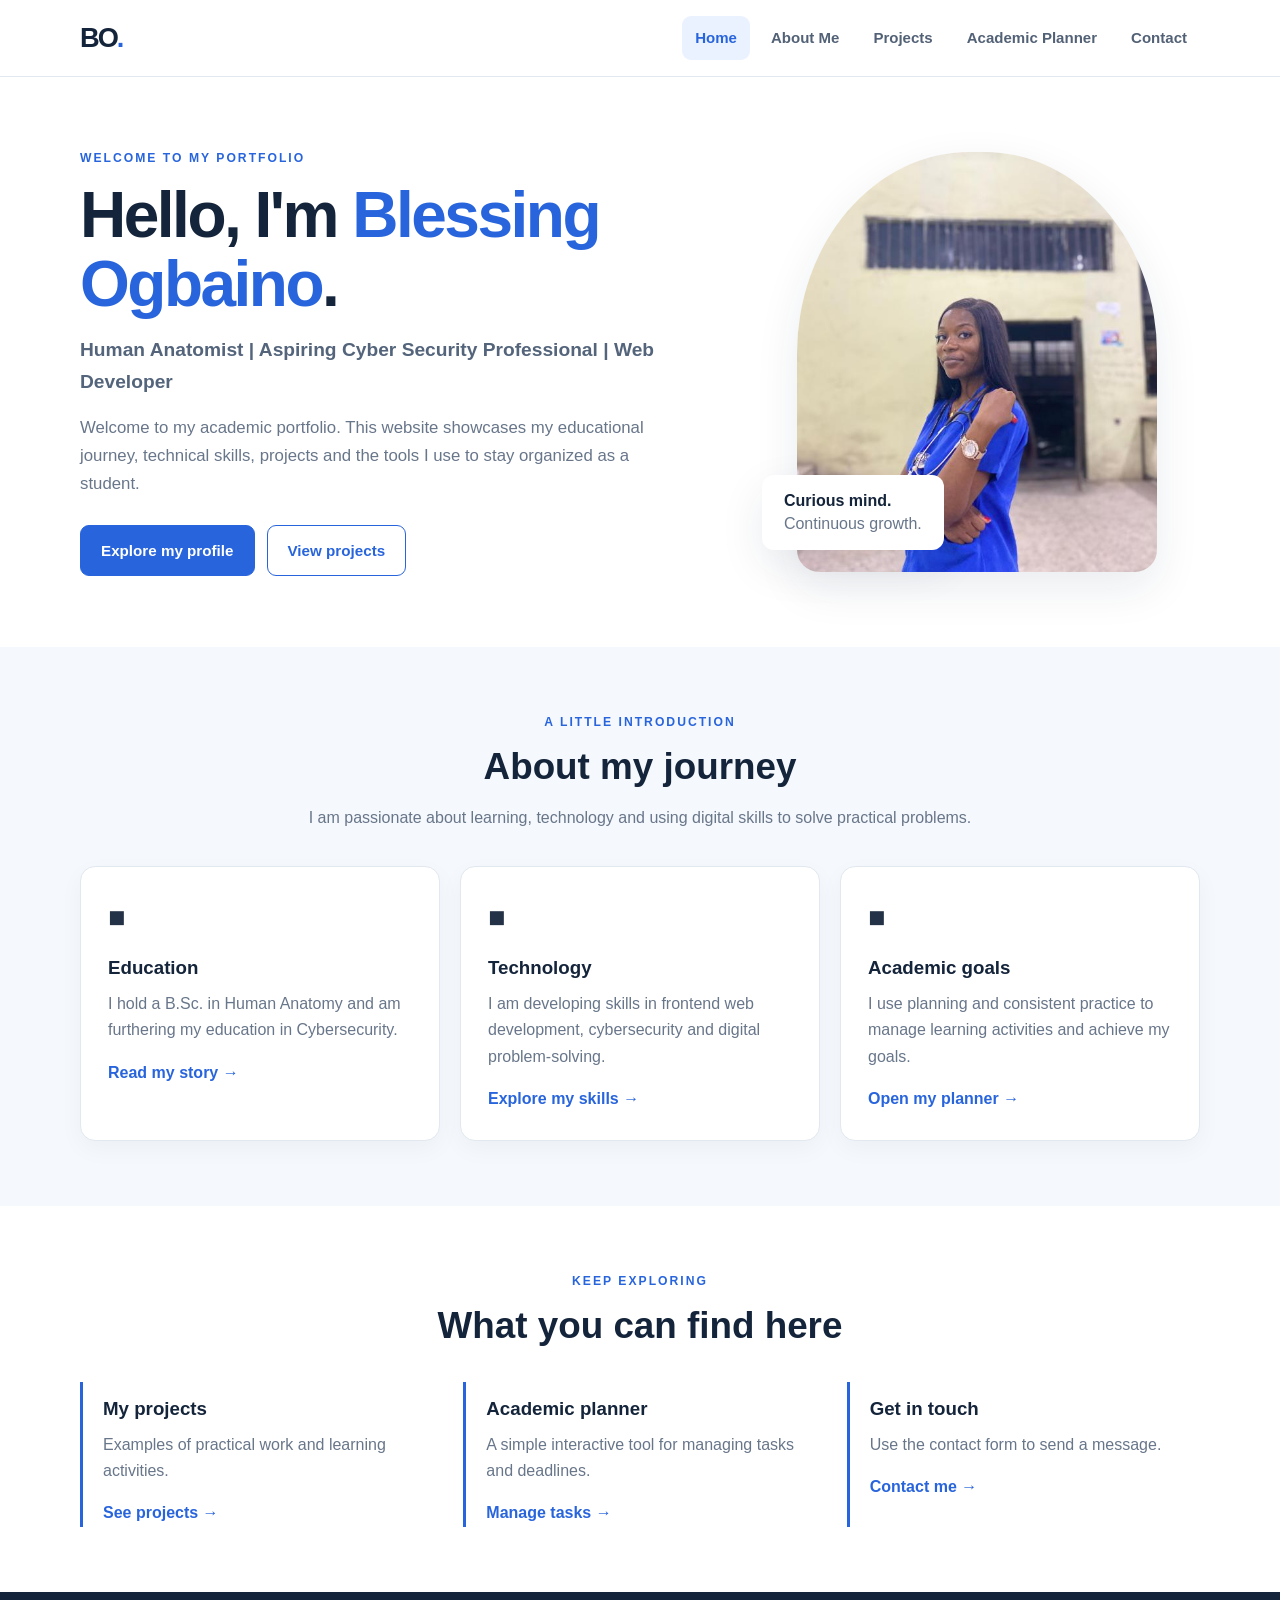
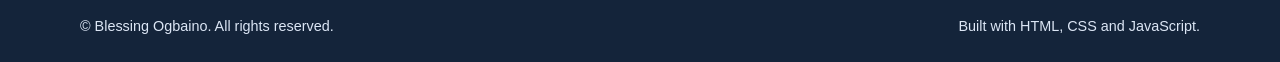
<file: CSC 106/index.html>
<!doctype html>
<html lang="en">
  <head>
    <meta charset="UTF-8" />
    <meta name="viewport" content="width=device-width, initial-scale=1.0" />
    <meta
      name="description"
      content="Student portfolio and academic management website"
    />
    <title>Home | Blessing Ogbaino</title>
    <link rel="stylesheet" href="style.css" />
    <script src="script.js" defer></script>
  </head>
  <body>
    <header class="site-header">
      <nav class="navbar container" aria-label="Main navigation">
        <a class="brand" href="index.html">BO<span>.</span></a>
        <button
          class="menu-toggle"
          aria-label="Toggle navigation"
          aria-expanded="false"
        >
          ■
        </button>
        <ul class="nav-links">
          <li><a class="active" href="index.html">Home</a></li>
          <li><a href="about.html">About Me</a></li>
          <li><a href="projects.html">Projects</a></li>
          <li><a href="planner.html">Academic Planner</a></li>
          <li><a href="contact.html">Contact</a></li>
        </ul>
      </nav>
    </header>
    <main>
      <section class="hero container">
        <div class="hero-copy">
          <p class="eyebrow">WELCOME TO MY PORTFOLIO</p>
          <h1>Hello, I'm <span>Blessing Ogbaino</span>.</h1>
          <h2>
            Human Anatomist | Aspiring Cyber Security Professional | Web
            Developer
          </h2>
          <p class="lead">
            Welcome to my academic portfolio. This website showcases my
            educational journey, technical skills, projects and the tools I use
            to stay organized as a student.
          </p>
          <div class="hero-actions">
            <a class="btn" href="about.html">Explore my profile</a>
            <a class="btn btn-outline" href="projects.html">View projects</a>
          </div>
        </div>
        <div class="hero-image-wrap">
          <img
            class="profile-photo"
            src="me.jpg"
            alt="Portrait photograph representing the student"
          />
          <div class="photo-caption">
            <strong>Curious mind.</strong><br />Continuous growth.
          </div>
        </div>
      </section>
      <section class="section soft-section">
        <div class="container">
          <div class="section-heading">
            <p class="eyebrow">A LITTLE INTRODUCTION</p>
            <h2>About my journey</h2>
            <p>
              I am passionate about learning, technology and using digital
              skills to solve practical problems.
            </p>
          </div>
          <div class="intro-grid">
            <article class="info-card">
              <span class="card-icon">■</span>
              <h3>Education</h3>
              <p>
                I hold a B.Sc. in Human Anatomy and am furthering my education
                in Cybersecurity.
              </p>
              <a class="text-link" href="about.html">Read my story →</a>
            </article>
            <article class="info-card">
              <span class="card-icon">■</span>
              <h3>Technology</h3>
              <p>
                I am developing skills in frontend web development,
                cybersecurity and digital problem-solving.
              </p>
              <a class="text-link" href="about.html#skills"
                >Explore my skills →</a
              >
            </article>
            <article class="info-card">
              <span class="card-icon">■</span>
              <h3>Academic goals</h3>
              <p>
                I use planning and consistent practice to manage learning
                activities and achieve my goals.
              </p>
              <a class="text-link" href="planner.html">Open my planner →</a>
            </article>
          </div>
        </div>
      </section>
      <section class="section container">
        <div class="section-heading">
          <p class="eyebrow">KEEP EXPLORING</p>
          <h2>What you can find here</h2>
        </div>
        <div class="feature-row">
          <div>
            <h3>My projects</h3>
            <p>Examples of practical work and learning activities.</p>
            <a class="text-link" href="projects.html">See projects →</a>
          </div>
          <div>
            <h3>Academic planner</h3>
            <p>A simple interactive tool for managing tasks and deadlines.</p>
            <a class="text-link" href="planner.html">Manage tasks →</a>
          </div>
          <div>
            <h3>Get in touch</h3>
            <p>Use the contact form to send a message.</p>
            <a class="text-link" href="contact.html">Contact me →</a>
          </div>
        </div>
      </section>
    </main>
    <footer class="site-footer">
      <div class="container footer-content">
        <p>
          © <span class="current-year"></span> Blessing Ogbaino. All rights
          reserved.
        </p>
        <p>Built with HTML, CSS and JavaScript.</p>
      </div>
    </footer>
  </body>
</html>
</file>
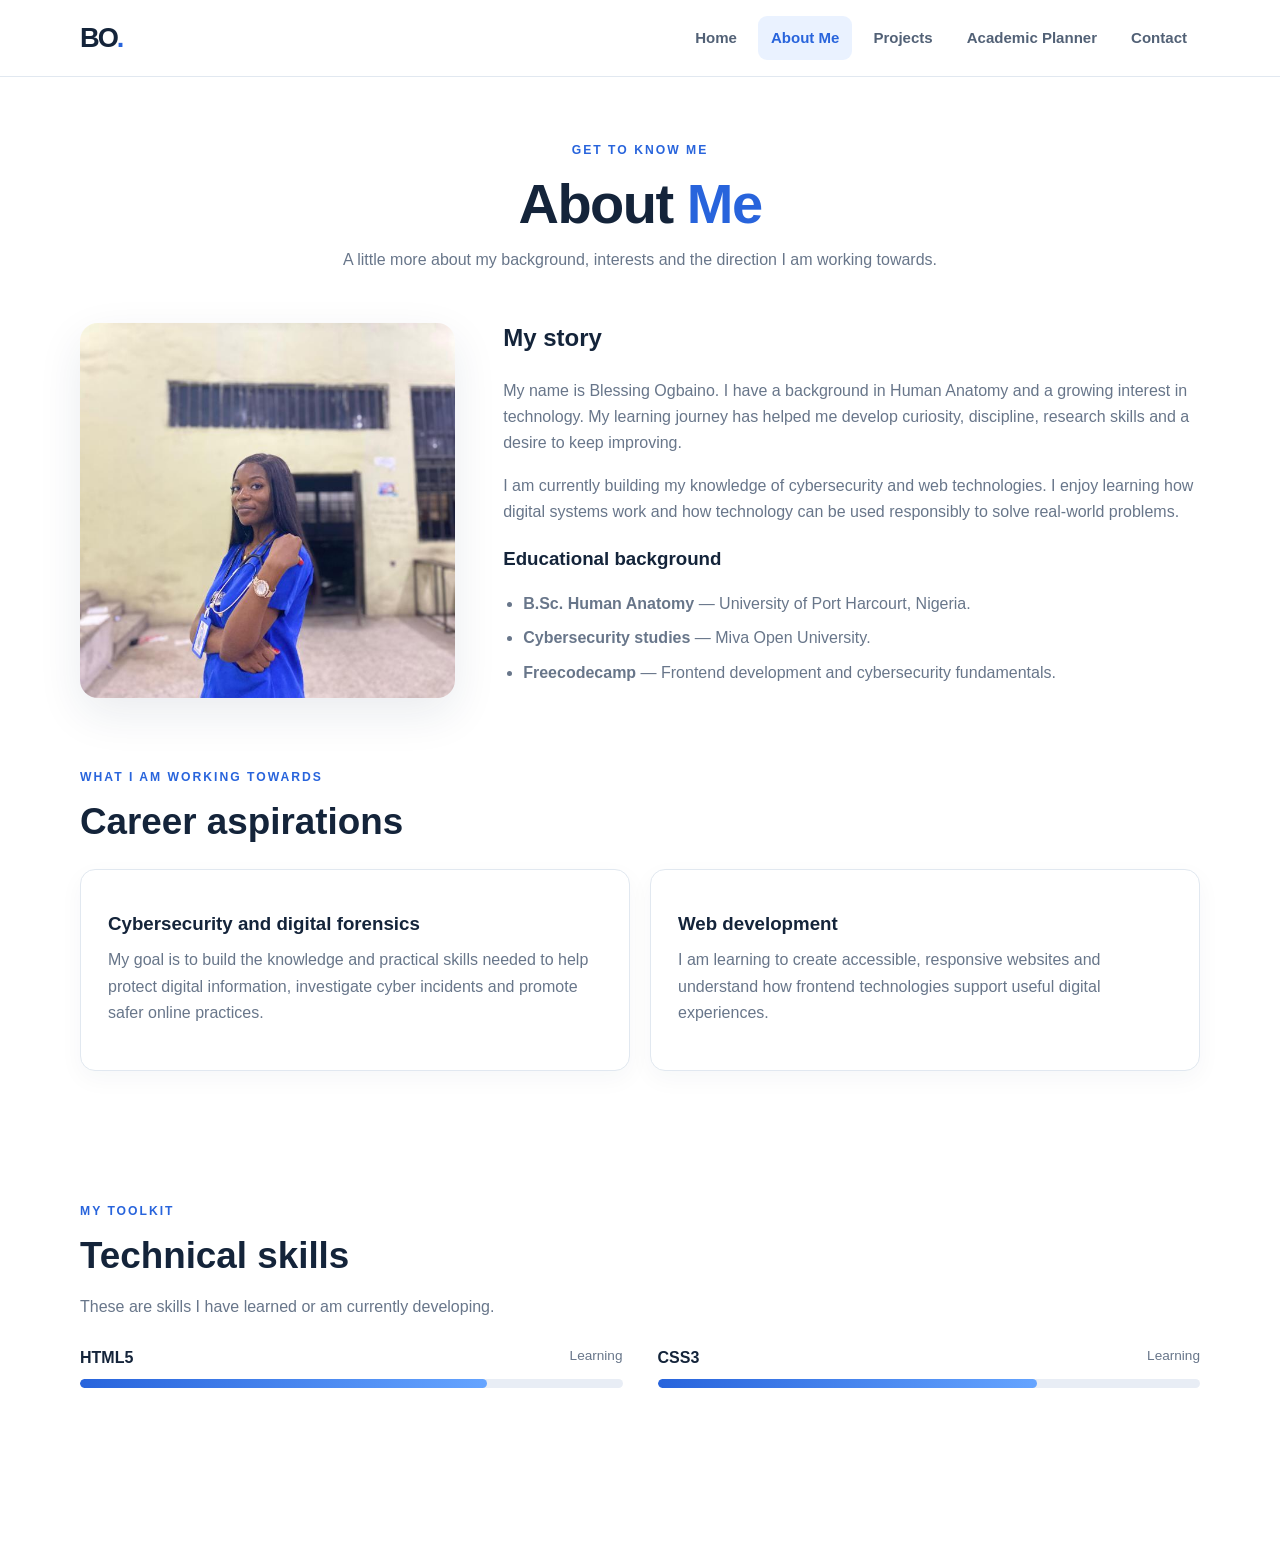
<file: CSC 106/about.html>
<!DOCTYPE html>
<html lang="en">
<head>
 <meta charset="UTF-8">
 <meta name="viewport" content="width=device-width, initial-scale=1.0">
 <title>About Me | Blessing Ogbaino</title>
 <link rel="stylesheet" href="style.css">
 <script src="script.js" defer></script>
</head>
<body>
 <header class="site-header">
 <nav class="navbar container" aria-label="Main navigation">
 <a class="brand" href="index.html">BO<span>.</span></a>
 <button class="menu-toggle" aria-label="Toggle navigation" aria-expanded="false">■</button>
 <ul class="nav-links">
 <li><a href="index.html">Home</a></li><li><a class="active" href="about.html">About Me</a></li>
 <li><a href="projects.html">Projects</a></li><li><a href="planner.html">Academic Planner</a></li><li><a
 href="contact.html">Contact</a></li>
 </ul>
 </nav>
 </header>
 <main class="container page-main">
 <section class="page-intro">
 <p class="eyebrow">GET TO KNOW ME</p>
 <h1>About <span>Me</span></h1>
 <p>A little more about my background, interests and the direction I am working towards.</p>
 </section>
 <section class="about-layout">
 <div class="about-photo">
 <img src="me.jpg" alt="Portrait photograph
 representing the student">
 </div>
 <div class="about-copy">
 <h2>My story</h2>
 <p>My name is Blessing Ogbaino. I have a background in Human Anatomy and a growing interest in technology. My learning journey has helped
 me develop curiosity, discipline, research skills and a desire to keep improving.</p>
 <p>I am currently building my knowledge of cybersecurity and web technologies. I enjoy learning how digital systems work and how
 technology can be used responsibly to solve real-world problems.</p>
 <h3>Educational background</h3>
 <ul class="clean-list">
 <li><strong>B.Sc. Human Anatomy</strong> — University of Port Harcourt, Nigeria.</li>
 <li><strong>Cybersecurity studies</strong> — Miva Open University.</li>
 <li><strong>Freecodecamp</strong> — Frontend development and cybersecurity fundamentals.</li>
 </ul>
 </div>
 </section>
 <section class="section" id="skills">
 <div class="section-heading left-heading"><p class="eyebrow">WHAT I AM WORKING TOWARDS</p><h2>Career aspirations</h2></div>
 <div class="two-column">
 <article class="info-card"><h3>Cybersecurity and digital forensics</h3><p>My goal is to build the knowledge and practical skills needed
 to help protect digital information, investigate cyber incidents and promote safer online practices.</p></article>
 <article class="info-card"><h3>Web development</h3><p>I am learning to create accessible, responsive websites and understand how frontend
 technologies support useful digital experiences.</p></article>
 </div>
 </section>
 <section class="section">
 <div class="section-heading left-heading"><p class="eyebrow">MY TOOLKIT</p><h2>Technical skills</h2><p>These are skills I have learned or
 am currently developing.</p></div>
 <div class="skill-grid">
 <div class="skill-item"><div class="skill-label"><span>HTML5</span><span>Learning</span></div><div class="skill-track"><span
 style="width:75%"></span></div></div>
 <div class="skill-item"><div class="skill-label"><span>CSS3</span><span>Learning</span></div><div class="skill-track"><span
 style="width:70%"></span></div></div>
 <div class="skill-item"><div class="skill-lab
</file>
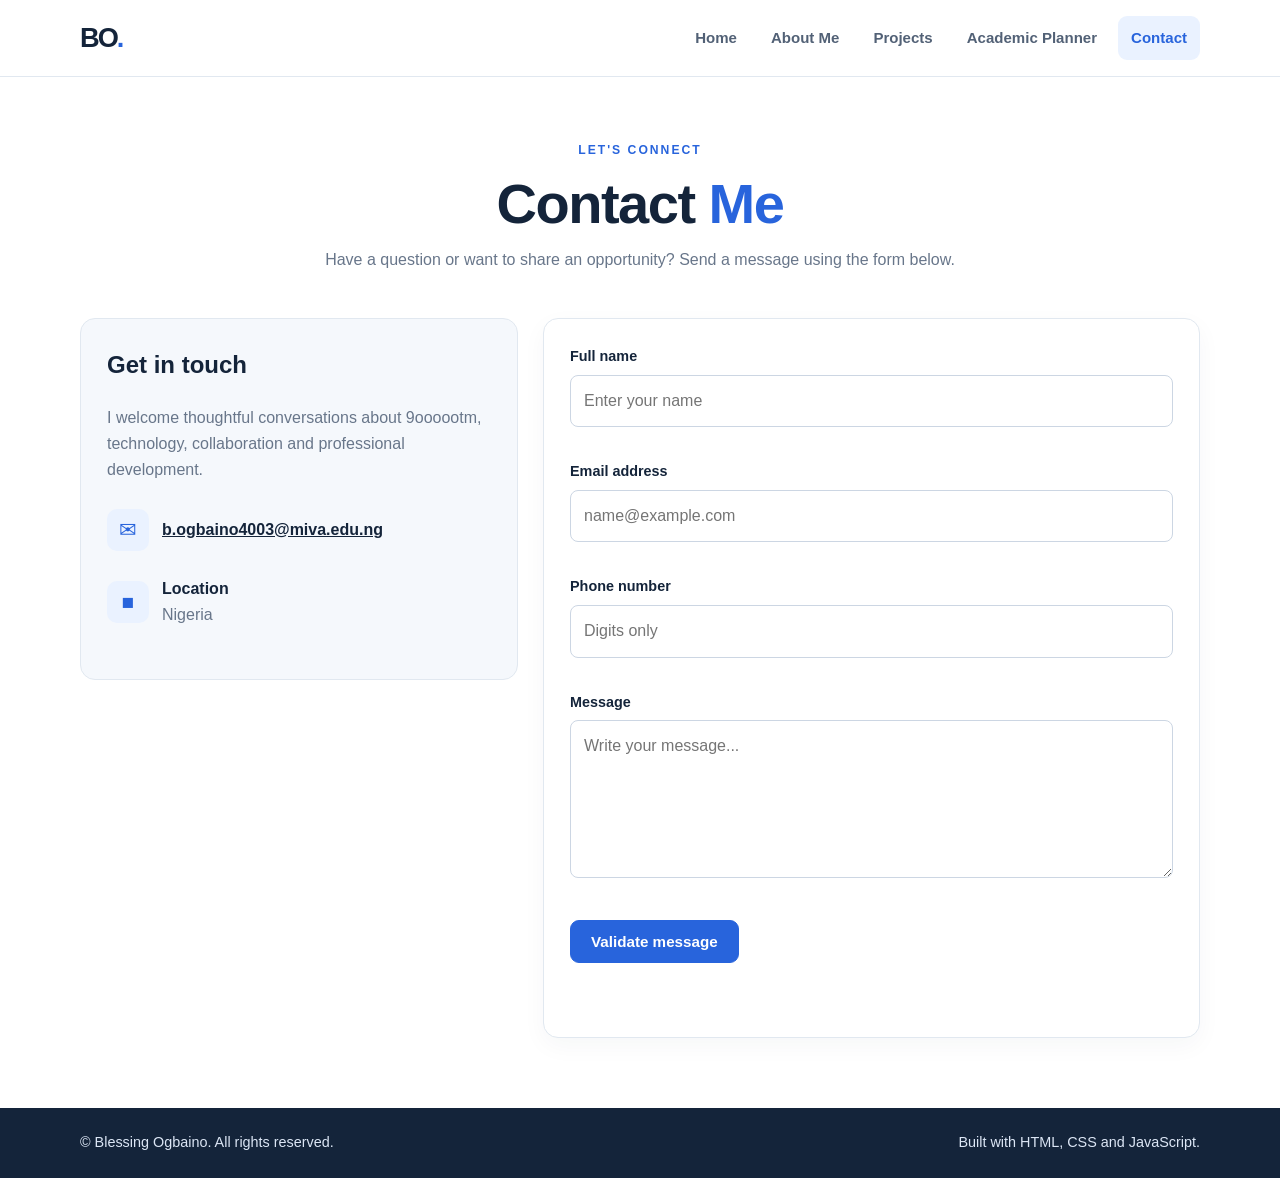
<file: CSC 106/contact.html>
<!doctype html>
<html lang="en">
  <head>
    <meta charset="UTF-8" />
    <meta name="viewport" content="width=device-width, initial-scale=1.0" />
    <title>Contact | Blessing Ogbaino</title>
    <link rel="stylesheet" href="style.css" />
    <script src="script.js" defer></script>
  </head>
  <body>
    <header class="site-header">
      <nav class="navbar container" aria-label="Main navigation">
        <a class="brand" href="index.html">BO<span>.</span></a
        ><button
          class="menu-toggle"
          aria-label="Toggle navigation"
          aria-expanded="false"
        >
          ■
        </button>
        <ul class="nav-links">
          <li><a href="index.html">Home</a></li>
          <li><a href="about.html">About Me</a></li>
          <li><a href="projects.html">Projects</a></li>
          <li><a href="planner.html">Academic Planner</a></li>
          <li><a class="active" href="contact.html">Contact</a></li>
        </ul>
      </nav>
    </header>
    <main class="container page-main">
      <section class="page-intro">
        <p class="eyebrow">LET'S CONNECT</p>
        <h1>Contact <span>Me</span></h1>
        <p>
          Have a question or want to share an opportunity? Send a message using
          the form below.
        </p>
      </section>
      <section class="contact-layout">
        <div class="contact-copy">
          <h2>Get in touch</h2>
          <p>
            I welcome thoughtful conversations about 9oooootm, technology,
            collaboration and professional development.
          </p>
          <div class="contact-detail">
            <span>✉</span>
            <div>
              <strong>
                <a href="mailto:b.ogbaino4003@miva.edu.ng"
                  >b.ogbaino4003@miva.edu.ng</a
                >
              </strong>
            </div>
          </div>
          <div class="contact-detail">
            <span>■</span>
            <div>
              <strong>Location</strong>
              <p>Nigeria</p>
            </div>
          </div>
        </div>
        <form id="contact-form" class="contact-form" novalidate>
          <div class="form-field">
            <label for="contact-name">Full name</label
            ><input
              type="text"
              id="contact-name"
              name="name"
              placeholder="Enter
 your name"
              required
            /><small class="error-message" id="name-error"></small>
          </div>
          <div class="form-field">
            <label for="contact-email">Email address</label
            ><input
              type="email"
              id="contact-email"
              name="email"
              placeholder="name@example.com"
              required
            /><small class="error-message" id="email-error"></small>
          </div>
          <div class="form-field">
            <label for="contact-phone">Phone number</label
            ><input
              type="tel"
              id="contact-phone"
              name="phone"
              placeholder="Digits only"
              inputmode="numeric"
              required
            /><small class="error-message" id="phone-error"></small>
          </div>
          <div class="form-field">
            <label for="contact-message">Message</label
            ><textarea
              id="contact-message"
              name="message"
              rows="5"
              placeholder="Write your message..."
              required
            ></textarea
            ><small class="error-message" id="message-error"></small>
          </div>
          <button class="btn" type="submit">Validate message</button>
          <p id="contact-feedback" class="form-feedback" aria-live="polite"></p>
        </form>
      </section>
    </main>
    <footer class="site-footer">
      <div class="container footer-content">
        <p>
          © <span class="current-year"></span> Blessing Ogbaino. All rights
          reserved.
        </p>
        <p>Built with HTML, CSS and JavaScript.</p>
      </div>
    </footer>
  </body>
</html>
</file>
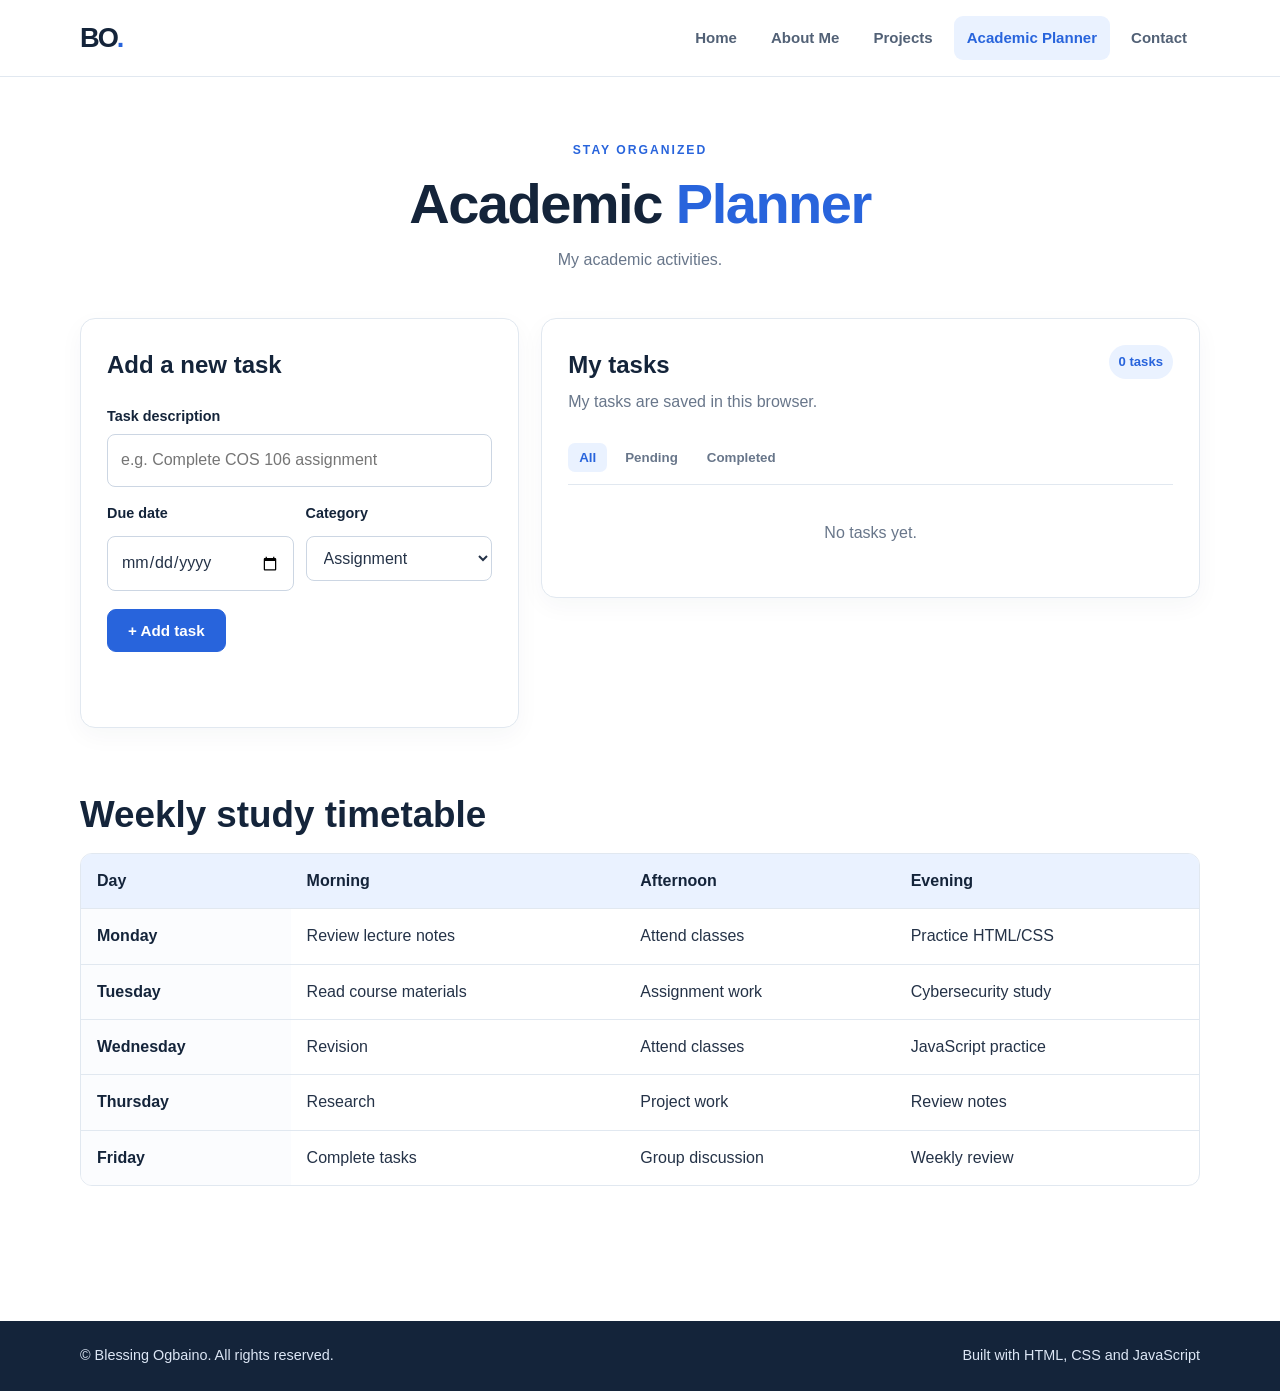
<file: CSC 106/planner.html>
<!doctype html>
<html lang="en">
  <head>
    <meta charset="UTF-8" />
    <meta name="viewport" content="width=device-width, initial-scale=1.0" />
    <title>Academic Planner | Blessing Ogbaino</title>
    <link rel="stylesheet" href="style.css" />
    <script src="script.js" defer></script>
  </head>
  <body>
    <header class="site-header">
      <nav class="navbar container" aria-label="Main navigation">
        <a class="brand" href="index.html">BO<span>.</span></a
        ><button
          class="menu-toggle"
          aria-label="Toggle navigation"
          aria-expanded="false"
        >
          ■
        </button>
        <ul class="nav-links">
          <li><a href="index.html">Home</a></li>
          <li><a href="about.html">About Me</a></li>
          <li><a href="projects.html">Projects</a></li>
          <li><a class="active" href="planner.html">Academic Planner</a></li>
          <li><a href="contact.html">Contact</a></li>
        </ul>
      </nav>
    </header>
    <main class="container page-main">
      <section class="page-intro">
        <p class="eyebrow">STAY ORGANIZED</p>
        <h1>Academic <span>Planner</span></h1>
        <p>My academic activities.</p>
      </section>
      <section class="planner-layout">
        <div class="planner-panel">
          <h2>Add a new task</h2>
          <form id="task-form" class="task-form">
            <label for="task-input">Task description</label>
            <input
              id="task-input"
              name="task"
              type="text"
              placeholder="e.g. Complete COS 106 assignment"
              maxlength="120"
              required
            />
            <div class="form-row">
              <div>
                <label for="task-date">Due date</label
                ><input id="task-date" name="dueDate" type="date" />
              </div>
              <div>
                <label for="task-category">Category</label
                ><select id="task-category" name="category">
                  <option>Assignment</option>
                  <option>Reading</option>
                  <option>Revision</option>
                  <option>Project</option>
                  <option>Other</option>
                </select>
              </div>
            </div>
            <button class="btn" type="submit">+ Add task</button>
            <p id="task-feedback" class="form-feedback" aria-live="polite"></p>
          </form>
        </div>
        <div class="planner-panel">
          <div class="planner-title-row">
            <div>
              <h2>My tasks</h2>
              <p class="muted">My tasks are saved in this browser.</p>
            </div>
            <span class="task-count" id="task-count">0 tasks</span>
          </div>
          <div class="task-filters" role="group" aria-label="Filter tasks">
            <button class="filter-btn selected" type="button" data-filter="all">
              All
            </button>
            <button class="filter-btn" type="button" data-filter="active">
              Pending
            </button>
            <button class="filter-btn" type="button" data-filter="completed">
              Completed
            </button>
          </div>
          <ul id="task-list" class="task-list" aria-live="polite">
            <li class="empty-state">No tasks yet.</li>
          </ul>
        </div>
      </section>
      <section class="section">
        <h2>Weekly study timetable</h2>
        <p class="muted"></p>
        <div class="table-wrap">
          <table>
            <thead>
              <tr>
                <th>Day</th>
                <th>Morning</th>
                <th>Afternoon</th>
                <th>Evening</th>
              </tr>
            </thead>
            <tbody>
              <tr>
                <th>Monday</th>
                <td>Review lecture notes</td>
                <td>Attend classes</td>
                <td>Practice HTML/CSS</td>
              </tr>
              <tr>
                <th>Tuesday</th>
                <td>Read course materials</td>
                <td>Assignment work</td>
                <td>Cybersecurity study</td>
              </tr>
              <tr>
                <th>Wednesday</th>
                <td>Revision</td>
                <td>Attend classes</td>
                <td>JavaScript practice</td>
              </tr>
              <tr>
                <th>Thursday</th>
                <td>Research</td>
                <td>Project work</td>
                <td>Review notes</td>
              </tr>
              <tr>
                <th>Friday</th>
                <td>Complete tasks</td>
                <td>Group discussion</td>
                <td>Weekly review</td>
              </tr>
            </tbody>
          </table>
        </div>
      </section>
    </main>
    <footer class="site-footer">
      <div class="container footer-content">
        <p>
          © <span class="current-year"></span> Blessing Ogbaino. All rights
          reserved.
        </p>
        <p>Built with HTML, CSS and JavaScript</p>
      </div>
    </footer>
  </body>
</html>
</file>
<file: CSC 106/style.css>
/* COS 106 Student Portfolio — shared external stylesheet */
:root {
 --navy: #14243a;
 --blue: #2864dc;
 --blue-dark: #194bb0;
 --cyan: #eaf2ff;
 --ink: #243247;
 --muted: #68768a;
 --paper: #ffffff;
 --soft: #f5f8fc;
 --line: #e1e8f0;
 --shadow: 0 16px 45px rgba(23, 45, 78, .09);
}
* { box-sizing: border-box; }
html { scroll-behavior: smooth; }
body { margin: 0; color: var(--ink); background: var(--paper); font-family: Arial, Helvetica, sans-serif; line-height: 1.65; }
img { max-width: 100%; display: block; }
a { color: inherit; }
.container { width: min(1120px, calc(100% - 40px)); margin-inline: auto; }
.site-header { background: rgba(255,255,255,.96); border-bottom: 1px solid var(--line); position: sticky; top: 0; z-index: 20; backdrop-filter:
 blur(12px); }
.navbar { min-height: 76px; display: flex; align-items: center; justify-content: space-between; gap: 24px; }
.brand { color: var(--navy); text-decoration: none; font-size: 1.7rem; font-weight: 900; letter-spacing: -2px; }
.brand span, h1 span, .hero h1 span { color: var(--blue); }
.nav-links { display: flex; align-items: center; gap: 8px; padding: 0; margin: 0; list-style: none; }
.nav-links a { display: block; text-decoration: none; color: #526176; padding: 10px 13px; border-radius: 9px; font-size: .94rem; font-weight:
 700; transition: color .2s, background .2s, transform .2s; }
.nav-links a:hover, .nav-links a.active { color: var(--blue); background: var(--cyan); }
.menu-toggle { display: none; border: 0; background: var(--cyan); border-radius: 8px; padding: 8px 12px; font-size: 1.3rem; color: var(--navy);
 cursor: pointer; }
.hero { min-height: 570px; display: grid; grid-template-columns: 1.15fr .85fr; align-items: center; gap: 70px; padding-block: 65px; }
.eyebrow { color: var(--blue); font-size: .76rem; font-weight: 800; letter-spacing: 2px; margin: 0 0 13px; }
.hero h1 { color: var(--navy); font-size: clamp(2.5rem, 5vw, 4.5rem); line-height: 1.08; letter-spacing: -2.5px; margin: 0 0 15px; }
.hero h2 { font-size: 1.2rem; color: #53647b; font-weight: 700; margin: 0 0 16px; }
.lead { color: var(--muted); max-width: 610px; font-size: 1.05rem; }
.hero-actions { display: flex; flex-wrap: wrap; gap: 12px; margin-top: 28px; }
.btn { display: inline-flex; justify-content: center; align-items: center; border: 1px solid var(--blue); border-radius: 9px; padding: 12px 20px;
 background: var(--blue); color: white; text-decoration: none; font-weight: 700; font-size: .95rem; cursor: pointer; transition: background
 .2s, transform .2s, box-shadow .2s; }
.btn:hover { background: var(--blue-dark); transform: translateY(-2px); box-shadow: 0 8px 20px rgba(40,100,220,.2); }
.btn-outline { color: var(--blue); background: white; }
.btn-outline:hover { color: white; }
.hero-image-wrap { position: relative; max-width: 420px; justify-self: center; }
.profile-photo { width: 360px; height: 420px; object-fit: cover; border-radius: 48% 48% 22px 22px; box-shadow: var(--shadow); }
.photo-caption { position: absolute; bottom: 22px; left: -35px; background: white; padding: 15px 22px; border-radius: 12px; box-shadow:
 var(--shadow); color: var(--muted); line-height: 1.4; }
.photo-caption strong { color: var(--navy); }
.section { padding-block: 65px; }
.soft-section { background: var(--soft); }
.section-heading { text-align: center; max-width: 670px; margin: 0 auto 34px; }
.section-heading h2, .section h2 { color: var(--navy); font-size: clamp(1.7rem, 3vw, 2.3rem); line-height: 1.2; margin: 0 0 12px; }
.section-heading p:not(.eyebrow), .muted { color: var(--muted); }
.intro-grid { display: grid; grid-template-columns: repeat(3, 1fr); gap: 20px; }
.info-card { padding: 27px; background: white; border: 1px solid var(--line); border-radius: 15px; box-shadow: 0 8px 25px rgba(23,45,78,.04);
 transition: transform .2s, box-shadow .2s; }
.info-card:hover, .project-card:hover { transform: translateY(-5px); box-shadow: var(--shadow); }
.card-icon { font-size: 1.8rem; }
.info-card h3, .feature-row h3 { color: var(--navy); margin: 12px 0 7px; }
.info-card p, .feature-row p { color: var(--muted); margin-top: 0; }
.text-link { color: var(--blue); text-decoration: none; font-weight: 800; }
.text-link:hover { text-decoration: underline; }
.feature-row { display: grid; grid-template-columns: repeat(3, 1fr); gap: 30px; }
.feature-row > div { border-left: 3px solid var(--blue); padding-left: 20px; }
.site-footer { background: var(--navy); color: #dce6f5; padding: 23px 0; font-size: .9rem; }
.footer-content { display: flex; justify-content: space-between; gap: 15px; flex-wrap: wrap; }
.footer-content p { margin: 0; }
.page-main { padding-block: 48px 70px; min-height: 75vh; }
.page-intro { text-align: center; margin: 15px auto 45px; max-width: 700px; }
.page-intro h1 { color: var(--navy); font-size: clamp(2.4rem, 5vw, 3.5rem); line-height: 1.1; margin: 0 0 12px; letter-spacing: -1.5px; }
.page-intro p:last-child { color: var(--muted); margin: 0; }
.about-layout { display: grid; grid-template-columns: .7fr 1.3fr; gap: 48px; align-items: center; }
.about-photo img { width: 100%; max-height: 480px; object-fit: cover; border-radius: 18px; box-shadow: var(--shadow); }
.about-copy h2, .contact-copy h2, .planner-panel h2 { color: var(--navy); margin-top: 0; }
.about-copy p { color: var(--muted); }
.about-copy h3 { color: var(--navy); margin-bottom: 8px; }
.clean-list { padding-left: 20px; color: var(--muted); }
.clean-list li { margin-bottom: 8px; }
.left-heading { text-align: left; margin: 0 0 25px; }
.two-column { display: grid; grid-template-columns: 1fr 1fr; gap: 20px; }
.skill-grid { display: grid; grid-template-columns: 1fr 1fr; gap: 22px 35px; }
.skill-label { display: flex; justify-content: space-between; gap: 12px; font-weight: 700; color: var(--navy); margin-bottom: 8px; }
.skill-label span:last-child { color: var(--muted); font-size: .85rem; font-weight: 400; }
.skill-track { height: 9px; background: #e8edf5; border-radius: 99px; overflow: hidden; }
.skill-track span { display: block; height: 100%; background: linear-gradient(90deg, var(--blue), #65a4ff); border-radius: inherit; }
.small-note { color: var(--muted); font-size: .82rem; }
.soft-panel { background: var(--soft); border: 1px solid var(--line); border-radius: 16px; padding: 30px; margin-top: 30px; }
.soft-panel h2 { margin-top: 0; }
.interest-list { display: flex; flex-wrap: wrap; gap: 10px; list-style: none; padding: 0; }
.interest-list li, .tag-list span { background: #eaf2ff; color: #2854a0; border-radius: 99px; padding: 7px 13px; font-size: .88rem; font-weight:
 700; }
.project-grid { display: grid; grid-template-columns: repeat(3, 1fr); gap: 22px; }
.project-card { border: 1px solid var(--line); border-radius: 15px; overflow: hidden; background: white; transition: transform .2s, box-shadow
 .2s; }
.project-card > img { width: 100%; height: 190px; object-fit: cover; }
.project-body { padding: 22px; }
.project-type { color: var(--blue); letter-spacing: 1.2px; font-size: .7rem; font-weight: 900; }
.project-body h2 { color: var(--navy); font-size: 1.25rem; line-height: 1.3; margin: 8px 0; }
.project-body p { color: var(--muted); font-size: .94rem; }
.tag-list { display: flex; flex-wrap: wrap; gap: 7px; margin: 16px 0; }
.tag-list span { font-size: .75rem; padding: 5px 10px; }
.video-frame { max-width: 800px; margin-top: 18px; }
.video-frame video { width: 100%; border-radius: 12px; background: #101b2c; }
.planner-layout { display: grid; grid-template-columns: .8fr 1.2fr; gap: 22px; align-items: start; }
.planner-panel, .contact-form, .contact-copy { background: white; border: 1px solid var(--line); border-radius: 15px; padding: 26px; box-shadow:
 0 8px 25px rgba(23,45,78,.04); }
.task-form label, .contact-form label { display: block; color: var(--navy); font-weight: 700; font-size: .9rem; margin-bottom: 6px; }
input, select, textarea { width: 100%; border: 1px solid #ccd6e3; border-radius: 8px; padding: 12px 13px; color: var(--ink); background: white;
 font: inherit; outline: none; }
input:focus, select:focus, textarea:focus { border-color: var(--blue); box-shadow: 0 0 0 3px rgba(40,100,220,.12); }
.task-form > input { margin-bottom: 15px; }
.form-row { display: grid; grid-template-columns: 1fr 1fr; gap: 12px; margin-bottom: 18px; }
.form-row input, .form-row select { margin-top: 5px; }
.planner-title-row { display: flex; justify-content: space-between; gap: 15px; align-items: flex-start; }
.planner-title-row h2 { margin-bottom: 0; }
.planner-title-row p { margin-top: 4px; }
.task-count { color: var(--blue); background: var(--cyan); padding: 6px 10px; border-radius: 99px; font-size: .82rem; font-weight: 800;
 white-space: nowrap; }
.task-filters { display: flex; gap: 7px; border-bottom: 1px solid var(--line); padding: 12px 0; margin-bottom: 10px; }
.filter-btn { border: 0; background: transparent; color: var(--muted); border-radius: 7px; padding: 7px 11px; cursor: pointer; font-weight: 700;
 }
.filter-btn.selected { color: var(--blue); background: var(--cyan); }
.task-list { list-style: none; padding: 0; margin: 0; }
.task-item { display: flex; align-items: center; gap: 12px; padding: 13px 3px; border-bottom: 1px solid var(--line); }
.task-item:last-child { border-bottom: 0; }
.task-check { width: 19px; height: 19px; accent-color: var(--blue); flex: 0 0 auto; }
.task-details { flex: 1; min-width: 0; }
.task-details strong { display: block; overflow-wrap: anywhere; }
.task-details small { color: var(--muted); }
.task-item.completed .task-details strong { color: #8994a4; text-decoration: line-through; }
.delete-task { border: 0; color: #b43a45; background: #fff0f1; border-radius: 7px; padding: 7px 10px; cursor: pointer; font-weight: 700; }
.empty-state { color: var(--muted); text-align: center; padding: 25px 10px; }
.form-feedback { min-height: 20px; color: #24764c; font-size: .9rem; font-weight: 700; }
.table-wrap { overflow-x: auto; border: 1px solid var(--line); border-radius: 12px; }
table { width: 100%; border-collapse: collapse; min-width: 620px; }
th, td { text-align: left; padding: 14px 16px; border-bottom: 1px solid var(--line); }
thead { background: var(--cyan); color: var(--navy); }
tbody th { color: var(--navy); background: #fbfcfe; }
tbody tr:last-child th, tbody tr:last-child td { border-bottom: 0; }
.contact-layout { display: grid; grid-template-columns: .8fr 1.2fr; gap: 25px; align-items: start; }
.contact-copy { background: var(--soft); box-shadow: none; }
.contact-copy p { color: var(--muted); }
.contact-detail { display: flex; gap: 13px; align-items: center; margin: 25px 0; }
.contact-detail > span { display: grid; place-items: center; width: 42px; height: 42px; border-radius: 10px; background: var(--cyan); color:
 var(--blue); font-size: 1.3rem; }
.contact-detail strong { color: var(--navy); }
.contact-detail p { margin: 0; }
.form-field { margin-bottom: 16px; }
.form-field textarea { resize: vertical; }
.error-message { display: block; color: #b42332; min-height: 17px; padding-top: 3px; }
input.invalid, textarea.invalid { border-color: #c53c4b; }
@media (max-width: 850px) {
 .menu-toggle { display: block; }
 .navbar { position: relative; }
 .nav-links { display: none; position: absolute; top: 68px; left: 0; right: 0; background: white; border: 1px solid var(--line); border-radius:
 12px; padding: 12px; box-shadow: var(--shadow); flex-direction: column; align-items: stretch; }
 .nav-links.open { display: flex; }
 .hero { gap: 35px; }
 .project-grid { grid-template-columns: repeat(2, 1fr); }
 .about-layout { gap: 28px; }
}
@media (max-width: 650px) {
 .container { width: min(100% - 30px, 1120px); }
 .hero { grid-template-columns: 1fr; padding-block: 48px; text-align: center; }
 .hero-actions { justify-content: center; }
 .hero-image-wrap { margin-top: 12px; }
 .profile-photo { width: 270px; height: 315px; }
 .photo-caption { left: -10px; }
 .intro-grid, .feature-row, .two-column, .skill-grid, .project-grid, .planner-layout, .contact-layout, .about-layout { grid-template-columns:
 1fr; }
 .about-photo { max-width: 340px; margin-inline: auto; }
 .section { padding-block: 45px; }
 .page-main { padding-top: 30px; }
 .form-row { grid-template-columns: 1fr; }
 .footer-content { flex-direction: column; }
 .planner-panel, .contact-form, .contact-copy { padding: 20px; }
</file>
